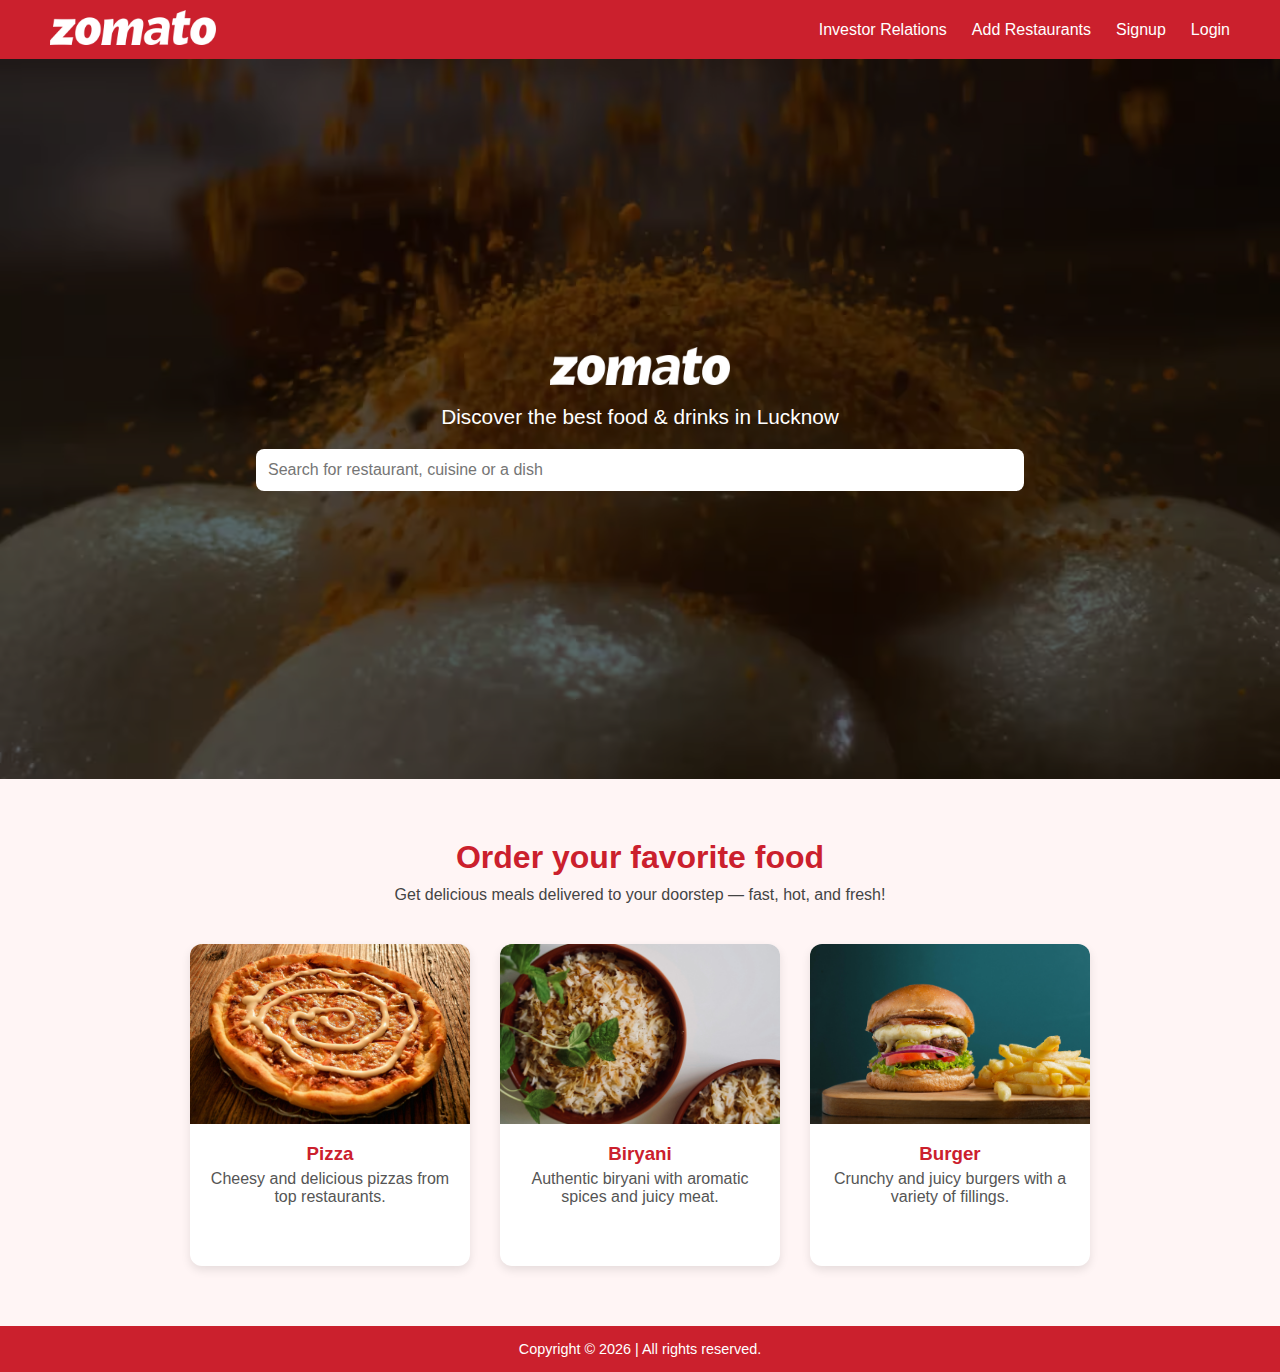
<file: HTML/Project-1 (Zomato clone)/index.html>
<!DOCTYPE html>
<html lang="en">

<head>
    <meta charset="UTF-8">
    <meta name="viewport" content="width=device-width, initial-scale=1.0">
    <title>Zomato - Order food online</title>
    <link rel="stylesheet" href="CSS/style.css">
</head>

<body>
    <header>
        <div class="logo">
            <img src="img/zomato_logo.png" alt="zomato logo">
        </div>
        <ul>
            <li><a href="Pages/Investor Relations.html">Investor Relations</a></li>
            <li><a href="#">Add Restaurants</a></li>
            <li><a href="#">Signup</a></li>
            <li><a href="#">Login</a></li>
        </ul>
    </header>

    <main>
        <!-- Hero Section -->
        <section class="hero">
            <div class="overlay">
                <img src="img/zomato_logo.png" alt="Zomato logo" class="main-logo">
                <p>Discover the best food & drinks in Lucknow</p>
                <input type="text" placeholder="Search for restaurant, cuisine or a dish">
            </div>
        </section>

        <!-- Food Delivery Section -->
        <section class="delivery">
            <h2>Order your favorite food</h2>
            <p>Get delicious meals delivered to your doorstep — fast, hot, and fresh!</p>

            <div class="food-cards">
                <div class="card">
                    <img src="img/pizza.jpg" alt="Pizza">
                    <h3>Pizza</h3>
                    <p>Cheesy and delicious pizzas from top restaurants.</p>
                </div>
                <div class="card">
                    <img src="img/biryani.jpg" alt="Biryani">
                    <h3>Biryani</h3>
                    <p>Authentic biryani with aromatic spices and juicy meat.</p>
                </div>
                <div class="card">
                    <img src="img/burger.jpg" alt="Burger">
                    <h3>Burger</h3>
                    <p>Crunchy and juicy burgers with a variety of fillings.</p>
                </div>
            </div>
        </section>
    </main>

    <footer>
        Copyright &copy; 2026 | All rights reserved.
    </footer>

    <script src="JS/script.js"></script>
</body>
</html>
</file>
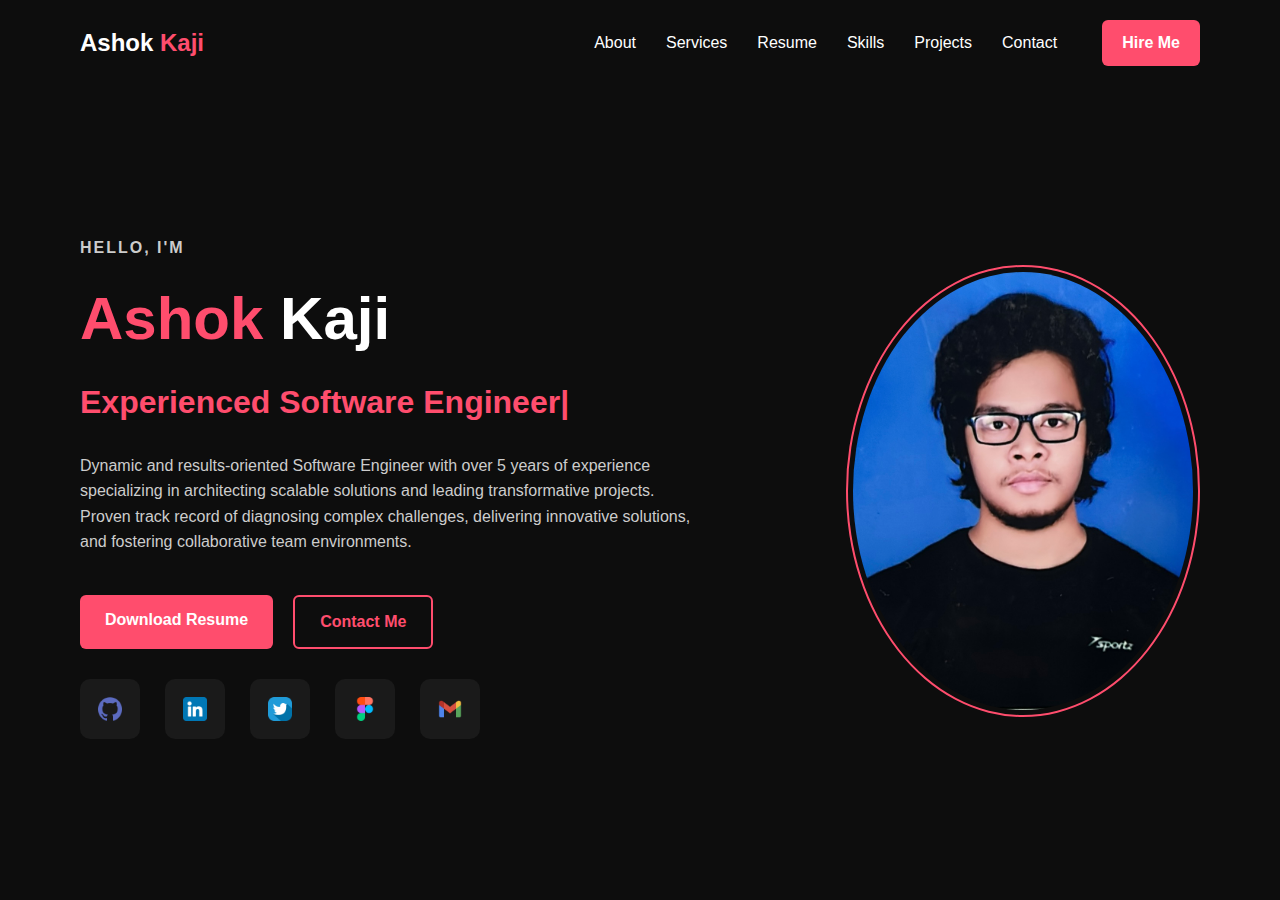
<file: HTML/Project-2 (Portfolio)/index.html>
<!DOCTYPE html>
<html lang="en">

<head>
  <meta charset="UTF-8">
  <meta name="viewport" content="width=device-width, initial-scale=1.0">
  <meta name="description"
    content="This Portfolio website containing all the professional information about Ashok Kaji.">
  <meta name="author" content="Ashok kaji">
  <link rel="shortcut icon" href="icons/favicon.png" type="image/png">
  <title>Ashok Kaji - Portfolio</title>
  <link rel="stylesheet" href="CSS/style.css">
</head>

<body>
  <!-- Header / Navigation -->
  <header>
    <div class="logo">Ashok <span>Kaji</span></div>

    <nav>
      <ul>
        <li><a href="#">About</a></li>
        <li><a href="#">Services</a></li>
        <li><a href="#">Resume</a></li>
        <li><a href="#">Skills</a></li>
        <li><a href="#">Projects</a></li>
        <li><a href="#">Contact</a></li>
      </ul>
      <a href="#" class="hire-btn">Hire Me</a>
    </nav>
  </header>

  <!-- Hero Section -->
  <section class="hero">
    <div class="hero-text">
      <p class="intro">HELLO, I'M</p>
      <h1><span>Ashok</span> Kaji</h1>
      <h2>Experienced Software Engineer<span class="blink">|</span></h2>

      <p class="desc">
        Dynamic and results-oriented Software Engineer with over 5 years of experience
        specializing in architecting scalable solutions and leading transformative projects.
        Proven track record of diagnosing complex challenges, delivering innovative
        solutions, and fostering collaborative team environments.
      </p>

      <div class="buttons">
        <a href="#" class="btn primary">Download Resume</a>
        <a href="#" class="btn secondary">Contact Me</a>
      </div>

      <div class="social-icons">
        <a href="#"><img src="icons/github.png" alt="GitHub"></a>
        <a href="#"><img src="icons/linkedin.png" alt="LinkedIn"></a>
        <a href="#"><img src="icons/twitter.png" alt="Twitter"></a>
        <a href="#"><img src="icons/figma.png" alt="Figma"></a>
        <a href="#"><img src="icons/mail.png" alt="Email"></a>
      </div>
    </div>

    <div class="hero-image">
      <div class="circle">
        <img src="img/profile.png" alt="Profile">
      </div>
    </div>
  </section>
</body>

</html>
</file>
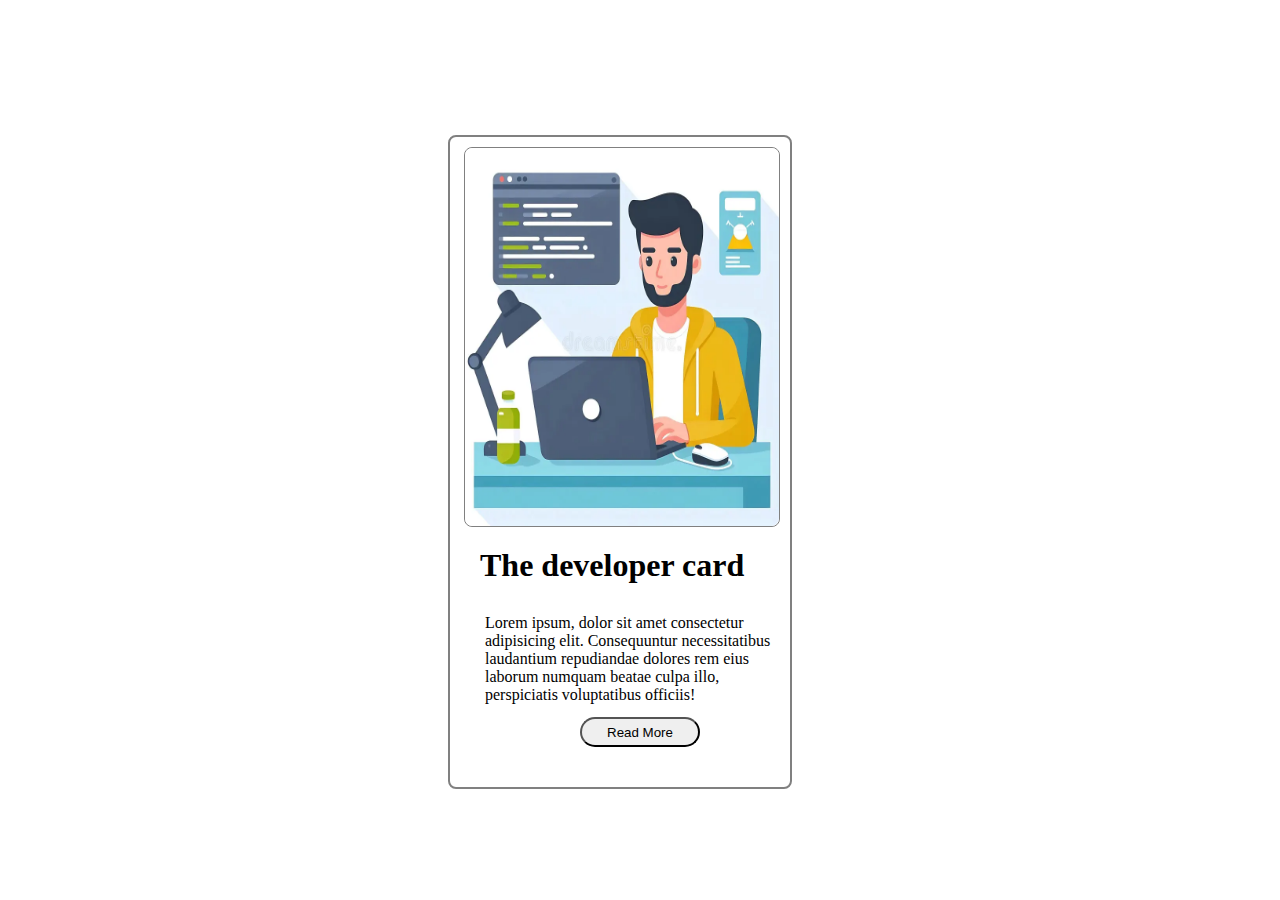
<file: CSS/Practice/Card Image/index.html>
<!DOCTYPE html>
<html lang="en">

<head>
    <meta charset="UTF-8">
    <meta name="viewport" content="width=device-width, initial-scale=1.0">
    <title> Card - developer </title>
    <style>
        * {
            margin: 0;
            padding: 0;
        }
        .main{
            height: 70vh;
            width: 25vw;
            border: 2px solid gray;
            position: absolute;
            left: 35vw;
            top: 15vh;
            padding: 10px;
            border-radius: 8px;
        }
        
        .img{
            height: 60%;
            width: 98%;
            border-radius: 8px;
            border: 1px solid gray;
            position: relative;
            left: 4px;
        }
        img {
            height: 100%;
            width: 100%;
            border-radius: 8px;
        }
        section {
            /* border: 1px solid gray; */
            height: 38%;
            width: 95%;
            position: absolute;
        }
        h1 {
            margin: 20px;
        }
        p {
            position: relative; 
            left: 15px; 
            margin-bottom: 30px;
            text-align: left;
            padding: 10px;
        }
        .button {
            text-align: center;
            position: absolute;
        }
        button {
            border-radius: 15px;
            position: relative;
            height: 30px;
            width: 120px;
            left: 120px;
            top: 190px;

        }
    </style>
</head>

<body>

    <div class="main">

        <div class="img">
            <img src="card_img.png" alt="card image">
        </div>

        <section>
            <h1> The developer card </h1>

            <p>Lorem ipsum, dolor sit amet consectetur adipisicing elit. Consequuntur necessitatibus        laudantium
                repudiandae dolores rem eius laborum numquam beatae culpa illo, perspiciatis voluptatibus officiis!</p>
           
        </section>

        <div class="button" >
            <button type="button"> Read More</button>
        </div>

    </div>

</body>

</html>
</file>
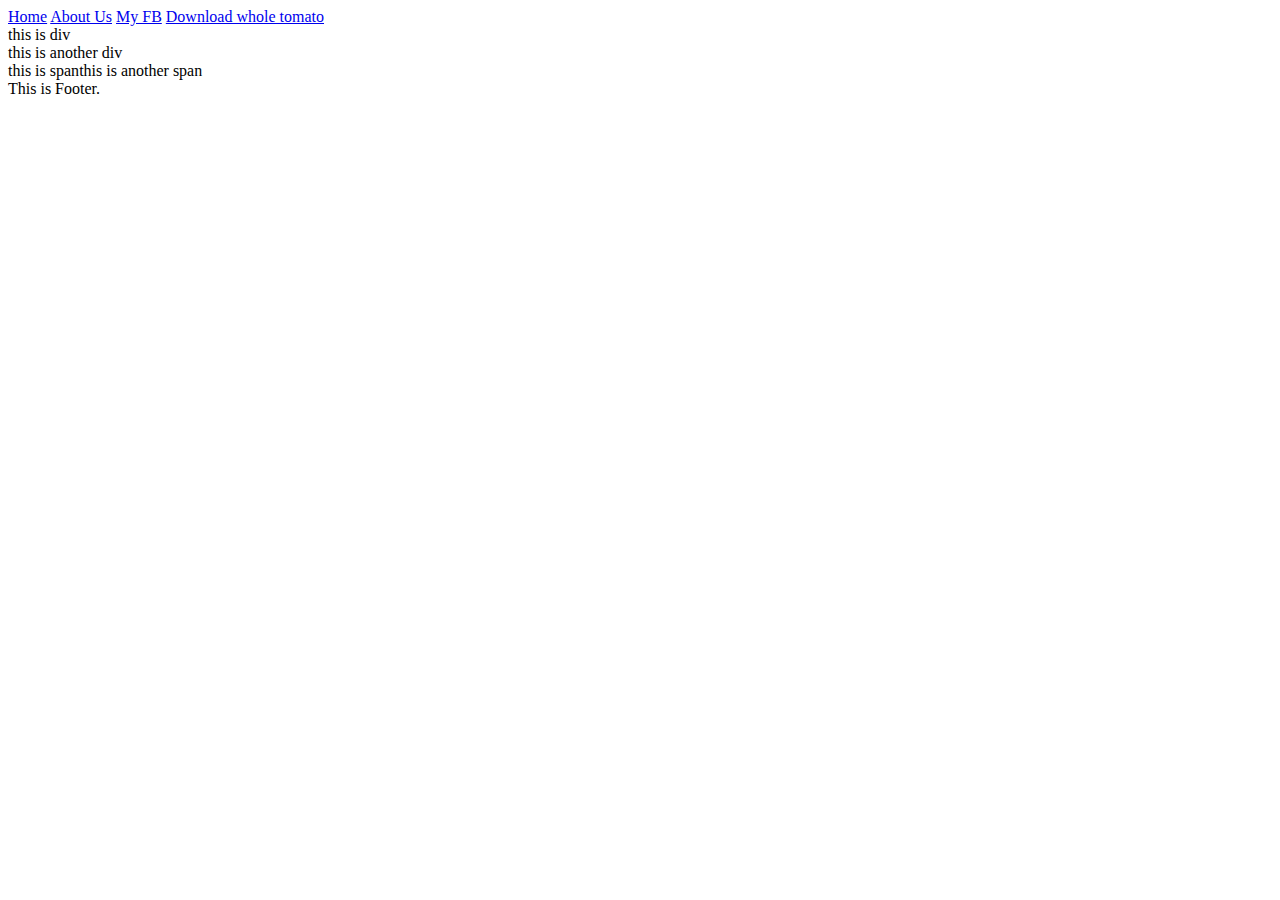
<file: HTML/HTML - Theory/2_Page_Layout.html>
<!DOCTYPE html>
<html lang="en">
<head>
    <meta charset="UTF-8">
    <meta name="viewport" content="width=device-width, initial-scale=1.0">
    <title>Page Layout</title>
</head>
<body>
    <header>
        <nav>
            <a href="/home">Home</a>
            <a href="pages/about.html">About Us</a> <!-- about.html inside another directory -->
            <a href="https://Facebook.com" target = "_blank">My FB</a> <!-- target - open in new tab-->
            <a href="VA_X_Setup2583_0 (1).exe">Download whole tomato</a> <!-- file path inside href-->
        </nav>
    </header>
    
    <main>
        <section>
            <article>
                <div>this is div</div> <!-- Block-level element- all availabe width-->
                <div> this is another div</div>

                <span>this is span</span><span>this is another span</span> <!-- Inline element - required width-->
            </article>
        </section>

        <aside></aside>
    </main>

    <footer> This is Footer.</footer>
</body>
</html>
</file>
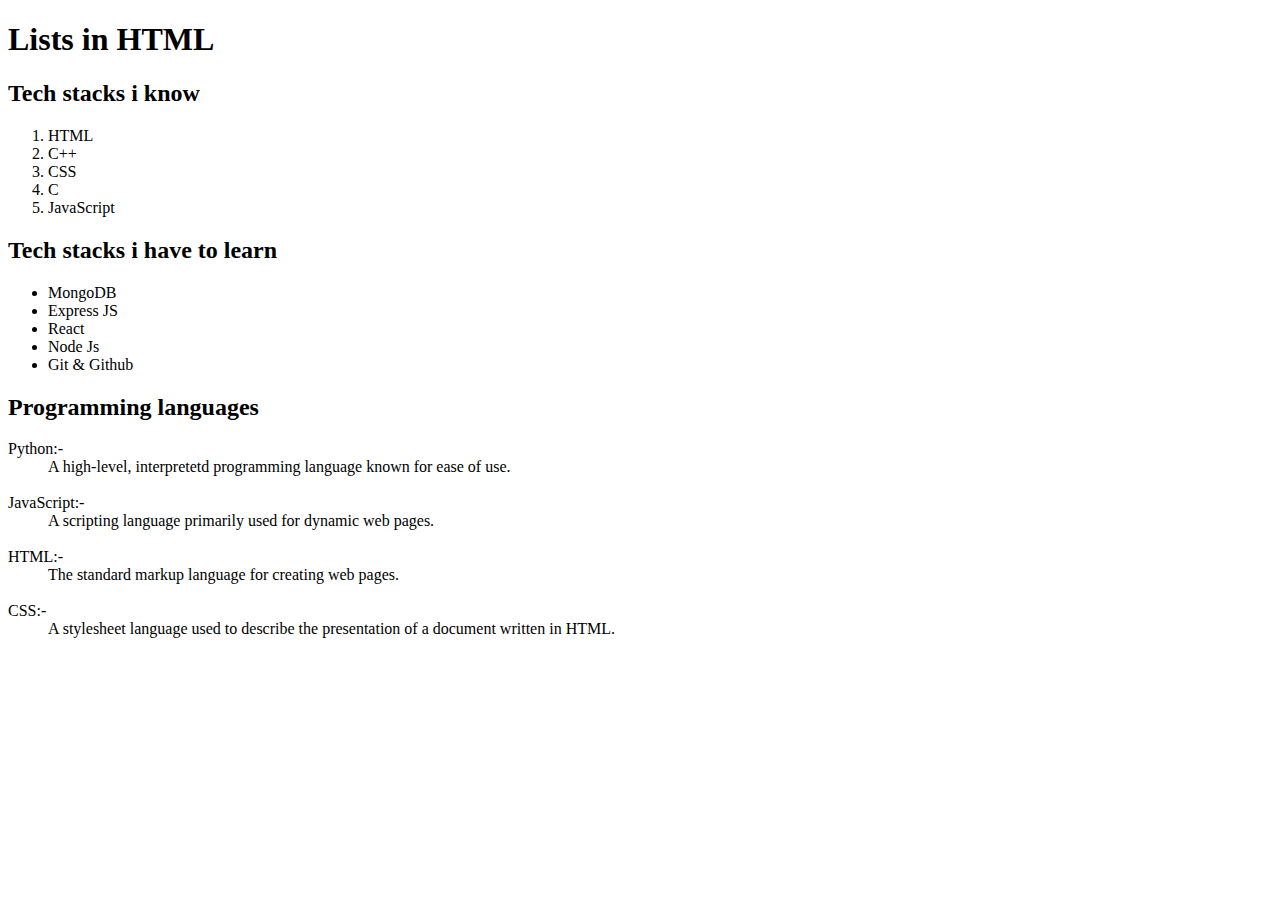
<file: HTML/HTML - Theory/3_Lists.html>
<!DOCTYPE html>
<html lang="en">
<head>
    <meta charset="UTF-8">
    <meta name="viewport" content="width=device-width, initial-scale=1.0">
    <title>Lists in HTML</title>
</head>
<body>
    <h1> Lists in HTML </h1>
    
    <!-- 1. Ordered list-->
     <h2>Tech stacks i know</h2>
     <ol>
        <li>HTML</li>
        <li>C++</li>
        <li>CSS</li>
        <li>C</li>
        <li>JavaScript</li>
     </ol>

     <!-- 2. Unordered list-->
      <h2>Tech stacks i have to learn</h2>
      <ul>
        <li>MongoDB</li>
        <li>Express JS</li>
        <li>React</li>
        <li>Node Js</li>
        <li>Git & Github</li>
      </ul>

      <!-- 3. Definition list-->
       <h2>Programming languages</h2>
       <dl>
        <dt>Python:-</dt> 
        <dd>A high-level, interpretetd programming language known for ease of use.</dd> <br>

        <dt>JavaScript:-</dt>
        <dd>A scripting language primarily used for dynamic web pages.</dd> <br>

        <dt>HTML:-</dt>
        <dd>The standard markup language for creating web pages.</dd> <br>

        <dt>CSS:-</dt>
        <dd>A stylesheet language used to describe the presentation of a document written in HTML.</dd>
       </dl>
</body>
</html>
</file>
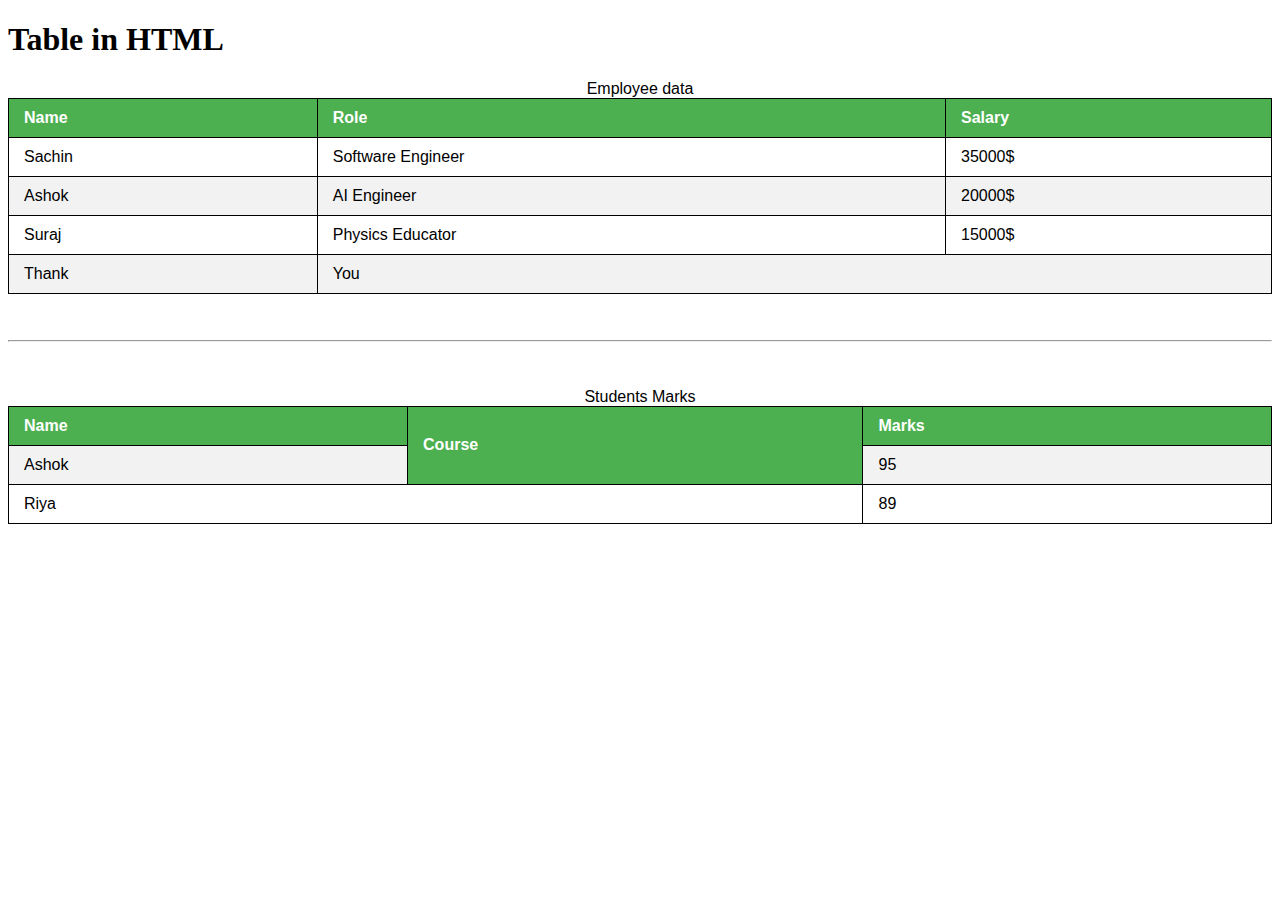
<file: HTML/HTML - Theory/4_Tables.html>
<!DOCTYPE html>
<html lang="en">

<head>
    <meta charset="UTF-8">
    <meta name="viewport" content="width=device-width, initial-scale=1.0">
    <title>Table in HTML</title>

    <!-- Css using chatGPT-->
    <style>
        table {
            width: 100%;
            border-collapse: collapse;
            font-family: Arial, sans-serif;
            font-size: 16px;
            margin: 20px 0;
        }

        th,
        td {
            border: 1px solid #ccc;
            padding: 10px 15px;
            text-align: left;
            border: 1px solid black;
        }

        th {
            background-color: #4CAF50;
            color: white;
        }

        tr:nth-child(even) {
            background-color: #f2f2f2;
        }

        tr:hover {
            background-color: #e6f7ff;
        }
    </style>
</head>

<body>
    <h1> Table in HTML </h1>

    <table>
        <caption> Employee data </caption>
        <thead>
            <tr>
                <th>Name</th>
                <th>Role</th>
                <th>Salary</th>
            </tr>
        </thead>
        <tbody>
            <tr>
                <td>Sachin</td>
                <td>Software Engineer</td>
                <td>35000$</td>
            </tr>
            <tr>
                <td>Ashok</td>
                <td>AI Engineer</td>
                <td>20000$</td>
            </tr>
            <tr>
                <td>Suraj</td>
                <td>Physics Educator</td>
                <td>15000$</td>
            </tr>
            <tr>
                <td>Thank</td>
                <td colspan="2">You</td> <!-- Colspan -->
            </tr>

        </tbody>
    </table>

    <br>
    <hr> <br>

    <!-- Rowspan -->

    <table border="1" cellpadding="8">
        <caption>Students Marks</caption>
        
            <tr>
                <th>Name</th>
                <th rowspan="2">Course</th>
                <th>Marks</th>
            </tr>
        
        
            <tr>
                <td>Ashok</td>
                <td>95</td>
            </tr>
            <tr>
                <td colspan="2">Riya</td>
                <!-- <td>Computer Science</td> -->
                <td>89</td>
            </tr>
        
    </table>


</body>

</html>
</file>
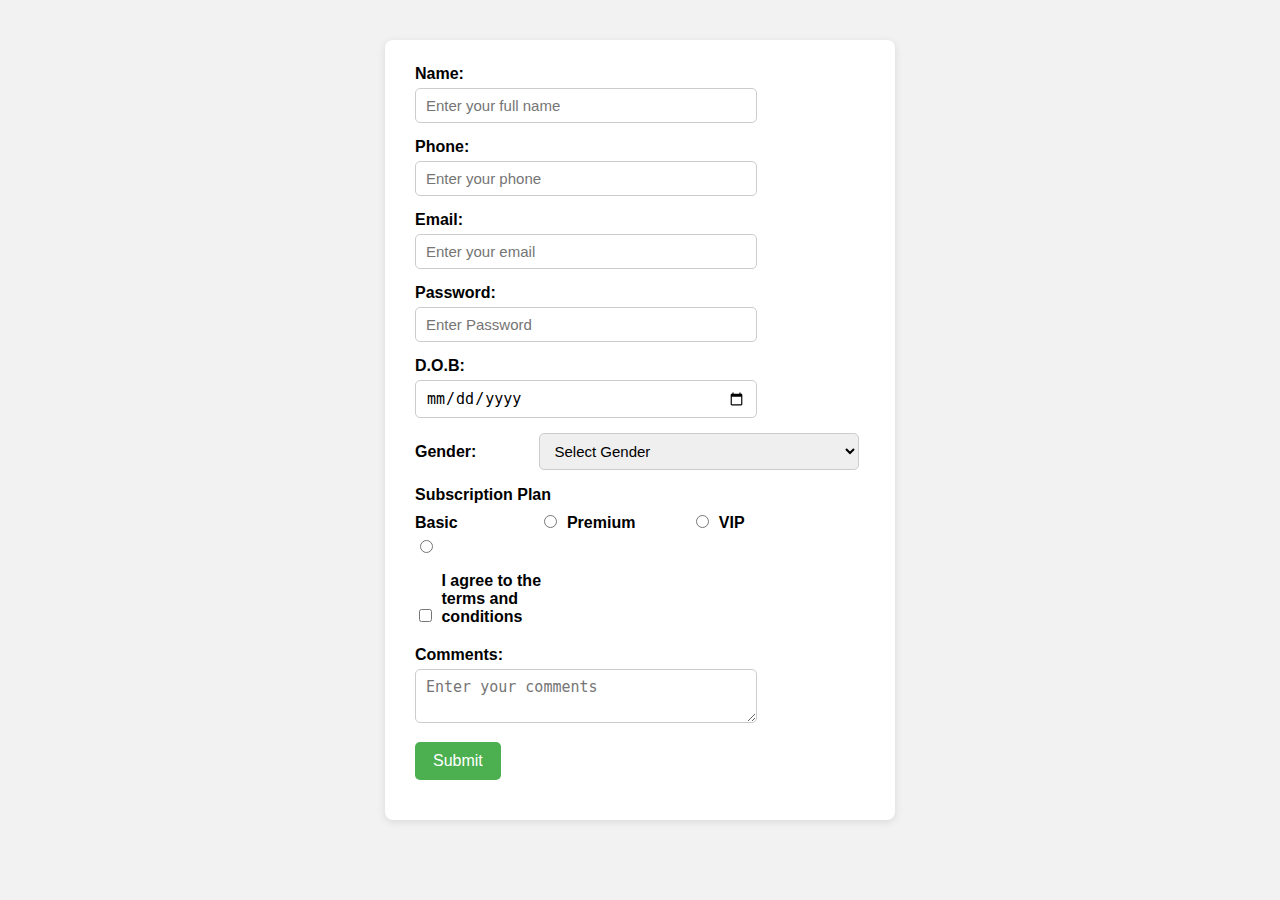
<file: HTML/HTML - Theory/5_Forms.html>
<!DOCTYPE html>
<html lang="en">

<head>
  <meta charset="UTF-8">
  <meta name="viewport" content="width=device-width, initial-scale=1.0">
  <title> Forms in HTML </title>
  <!--Style tag using ChatGPT-->
  <style>
    body {
      font-family: Arial, sans-serif;
      background-color: #f2f2f2;
      margin: 0;
      padding: 0;
    }

    form {
      background-color: #fff;
      max-width: 450px;
      margin: 40px auto;
      padding: 25px 30px;
      border-radius: 8px;
      box-shadow: 0 2px 8px rgba(0, 0, 0, 0.1);
    }

    form div {
      margin-bottom: 15px;
    }

    label {
      display: inline-block;
      width: 120px;
      font-weight: bold;
      margin-bottom: 5px;
    }

    input[type="text"],
    input[type="tel"],
    input[type="email"],
    input[type="password"],
    input[type="date"],
    select,
    textarea {
      width: calc(100% - 130px);
      padding: 8px 10px;
      border: 1px solid #ccc;
      border-radius: 5px;
      font-size: 15px;
    }

    textarea {
      resize: vertical;
    }

    p {
      margin-bottom: 8px;
      font-weight: bold;
    }

    input[type="radio"],
    input[type="checkbox"] {
      margin-right: 5px;
    }

    button {
      background-color: #4CAF50;
      color: white;
      padding: 10px 18px;
      border: none;
      border-radius: 5px;
      font-size: 16px;
      cursor: pointer;
    }

    button:hover {
      background-color: #45a049;
    }
  </style>
</head>

<body>

  <form action="/submit.php">

    <!--Text input for name-->
    <div>
      <label for="name">Name:</label>
      <input type="text" id="name" placeholder="Enter your full name" required>
    </div>

    <!-- Phone input -->
    <div>
      <label for="phone">Phone:</label>
      <input type="tel" id="phone" placeholder="Enter your phone" required>
    </div>

    <!-- Email input -->
    <div>
      <label for="email">Email:</label>
      <input type="email" id="email" placeholder="Enter your email" required>
    </div>

    <!-- Password input -->
    <div>
      <label for="password">Password:</label>
      <input type="password" id="password" placeholder="Enter Password" required>
    </div>

    <!-- Date input -->
    <div>
      <label for="dob">D.O.B:</label>
      <input type="date" id="dob" required>
    </div>

    <!-- Dropdown (select input) for Gender -->
    <div>
      <label for="gender">Gender:</label>
      <select id="gender">
        <option value="" disabled selected>Select Gender</option>
        <option value="male">Male</option>
        <option value="female">Female</option>
        <option value="other">Other</option>
      </select>
    </div>

    <!-- Radio buttons for Subscription Plan -->
    <div>
      <p>Subscription Plan</p>

      <label for="basic">Basic</label>
      <input type="radio" id="basic" name="Subscription" value="basic">

      <label for="premium">Premium</label>
      <input type="radio" id="premium" name="Subscription" value="premium">

      <label for="vip">VIP</label>
      <input type="radio" id="vip" name="Subscription" value="vip">

    </div>

    <!-- Checkbox for agreeing to terms -->
    <div>
      <input type="checkbox" id="terms" required>
      <label for="terms">I agree to the terms and conditions</label>
    </div>

    <!-- Textarea for Comments -->
    <div>
      <label for="comments">Comments:</label>
      <textarea id="comments" placeholder="Enter your comments" rows="2"></textarea>
    </div>

    <!-- Submit button -->
    <div>
      <button type="submit">Submit</button>
    </div>

  </form>
</body>

</html>
</file>
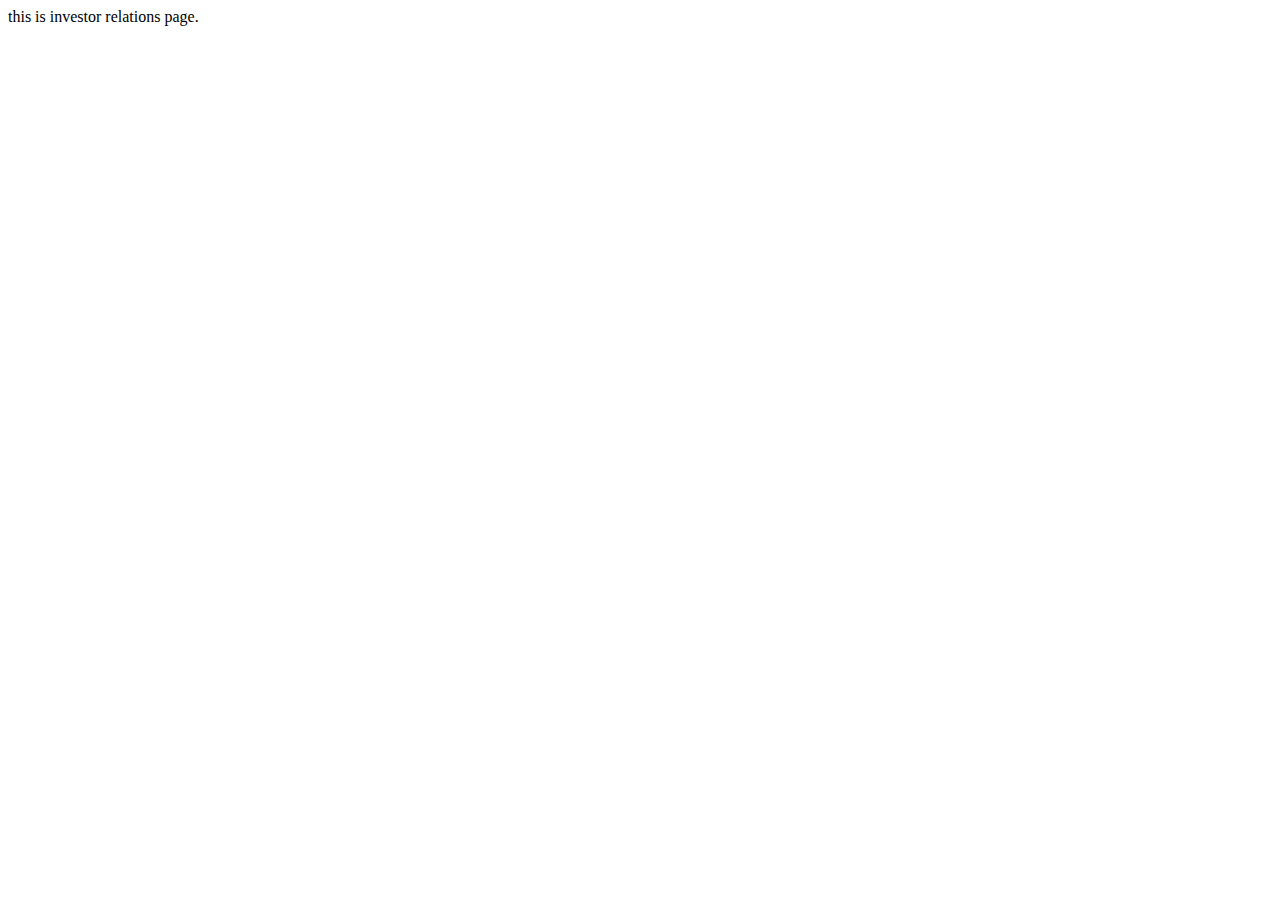
<file: HTML/Project-1 (Zomato clone)/Pages/Investor Relations.html>
<!DOCTYPE html>
<html lang="en">
<head>
    <meta charset="UTF-8">
    <meta name="viewport" content="width=device-width, initial-scale=1.0">
    <title>Investor Relations</title>
</head>
<body>
    this is investor relations page.
</body>
</html>
</file>
<file: HTML/Project-1 (Zomato clone)/CSS/style.css>
/* Reset default margins and paddings */
* {
    margin: 0;
    padding: 0;
    box-sizing: border-box;
    font-family: "Poppins", sans-serif;
}

/* Header & Navbar */
header {
    background-color: #cb202d; /* Zomato red */
    display: flex;
    justify-content: space-between;
    align-items: center;
    padding: 10px 50px;
    color: white;
    position: sticky;
    top: 0;
    z-index: 10;
}

header .logo img {
    height: 35px;  /* ✅ smaller logo */
    width: auto;
    transition: transform 0.3s ease;
}

/* Optional — add a subtle hover effect */
header .logo img:hover {
    transform: scale(1.05);
}

header ul {
    display: flex;
    list-style: none;
    gap: 25px;
}

header ul li a {
    color: white;
    text-decoration: none;
    font-weight: 500;
    transition: 0.3s;
}

header ul li a:hover {
    text-decoration: underline;
}

/* Hero Section */
.hero {
    background: url("../img/zomato_bg.png") no-repeat center center/cover;
    height: 80vh;
    position: relative;
}

.hero .overlay {
    background: rgba(0, 0, 0, 0.6);
    color: white;
    height: 100%;
    display: flex;
    flex-direction: column;
    justify-content: center;
    align-items: center;
    text-align: center;
}

.hero .main-logo {
    width: 180px;
    margin-bottom: 20px;
    animation: fadeIn 2s ease-in-out;
}

.hero p {
    font-size: 1.3rem;
    margin-bottom: 20px;
}

.hero input {
    width: 60%;
    padding: 12px;
    border-radius: 8px;
    border: none;
    outline: none;
    font-size: 1rem;
}

/* Delivery Section */
.delivery {
    text-align: center;
    padding: 60px 20px;
    background: #fff5f5;
}

.delivery h2 {
    font-size: 2rem;
    color: #cb202d;
    margin-bottom: 10px;
}

.delivery p {
    color: #444;
    margin-bottom: 40px;
}

.food-cards {
    display: flex;
    justify-content: center;
    flex-wrap: wrap;
    gap: 30px;
}

.card {
    background: white;
    border-radius: 12px;
    width: 280px;
    box-shadow: 0 4px 10px rgba(0, 0, 0, 0.1);
    overflow: hidden;
    transition: transform 0.3s ease, box-shadow 0.3s ease;
}

.card:hover {
    transform: translateY(-10px);
    box-shadow: 0 8px 20px rgba(0, 0, 0, 0.15);
}

.card img {
    width: 100%;
    height: 180px;
    object-fit: cover;
}

.card h3 {
    margin: 15px 0 5px;
    color: #cb202d;
}

.card p {
    color: #555;
    padding: 0 15px 20px;
}

/* Footer */
footer {
    background-color: #cb202d; /* same as navbar */
    color: white;
    text-align: center;
    padding: 15px 0;
    font-size: 0.9rem;
}

/* Animations */
@keyframes fadeIn {
    from { opacity: 0; transform: translateY(-20px); }
    to { opacity: 1; transform: translateY(0); }
}
</file>
<file: HTML/Project-2 (Portfolio)/CSS/style.css>
/* --- General Reset --- */
* {
  margin: 0;
  padding: 0;
  box-sizing: border-box;
}

body {
  font-family: 'Poppins', sans-serif;
  background-color: #0d0d0d;
  color: #fff;
  line-height: 1.6;
}

/* --- Header --- */
header {
  display: flex;
  justify-content: space-between;
  align-items: center;
  padding: 20px 80px;
  background-color: #0d0d0d;
  position: sticky;
  top: 0;
  z-index: 100;
}

.logo {
  font-size: 24px;
  font-weight: 700;
  color: white;
}

.logo span {
  color: #ff4d6d;
}

nav {
  display: flex;
  align-items: center; /* ✅ ensures Hire button stays in same row */
  gap: 25px;
}

nav ul {
  display: flex;
  list-style: none;
  gap: 30px;
  margin-right: 20px;
}

nav ul li a {
  color: #fff;
  text-decoration: none;
  font-weight: 500;
  transition: color 0.3s;
}

nav ul li a:hover {
  color: #ff4d6d;
}

.hire-btn {
  background-color: #ff4d6d;
  color: #fff;
  padding: 10px 20px;
  border-radius: 6px;
  text-decoration: none;
  font-weight: 600;
  transition: background 0.3s;
}

.hire-btn:hover {
  background-color: #e43b5d;
}

/* --- Hero Section --- */
.hero {
  display: flex;
  justify-content: space-between;
  align-items: center;
  min-height: 90vh;
  padding: 0 80px;
}

.hero-text {
  max-width: 55%;
}

.hero-text .intro {
  font-weight: 600;
  letter-spacing: 2px;
  color: #ccc;
  margin-bottom: 10px;
}

.hero-text h1 {
  font-size: 60px;
  color: #fff;
  margin-bottom: 10px;
}

.hero-text h1 span {
  color: #ff4d6d;
}

.hero-text h2 {
  font-size: 32px;
  color: #ff4d6d;
  margin-bottom: 25px;
}

.blink {
  animation: blink 1s infinite;
}

@keyframes blink {
  50% {
    opacity: 0;
  }
}

.hero-text .desc {
  font-size: 16px;
  color: #ccc;
  margin-bottom: 40px;
}

/* --- Buttons --- */
.buttons {
  display: flex;
  gap: 20px;
  margin-bottom: 30px;
}

.btn {
  text-decoration: none;
  padding: 12px 25px;
  border-radius: 6px;
  font-weight: 600;
  transition: all 0.3s;
}

.btn.primary {
  background-color: #ff4d6d;
  color: white;
}

.btn.primary:hover {
  background-color: #e43b5d;
}

.btn.secondary {
  border: 2px solid #ff4d6d;
  color: #ff4d6d;
}

.btn.secondary:hover {
  background-color: #ff4d6d;
  color: white;
}

/* --- Social Icons --- */
.social-icons {
  display: flex;
  gap: 25px;
  margin-top: 15px;
}

.social-icons img {
  width: 60px;  /* ✅ increased 3x */
  height: 60px;
  background-color: #1a1a1a;
  padding: 18px;
  border-radius: 10px;
  transition: transform 0.3s, background 0.3s;
}

.social-icons img:hover {
  transform: translateY(-5px);
  background-color: #ff4d6d;
}

/* --- Profile Image --- */
.hero-image {
  display: flex;
  justify-content: center;
  align-items: center;
}

.circle {
  border: 2px solid #ff4d6d;
  border-radius: 50%;
  padding: 5px;
  display: flex;
  justify-content: center;
  align-items: center;
}

.circle img {
  width: 340px;
  height: auto;
  border-radius: 50%;
}
</file>
